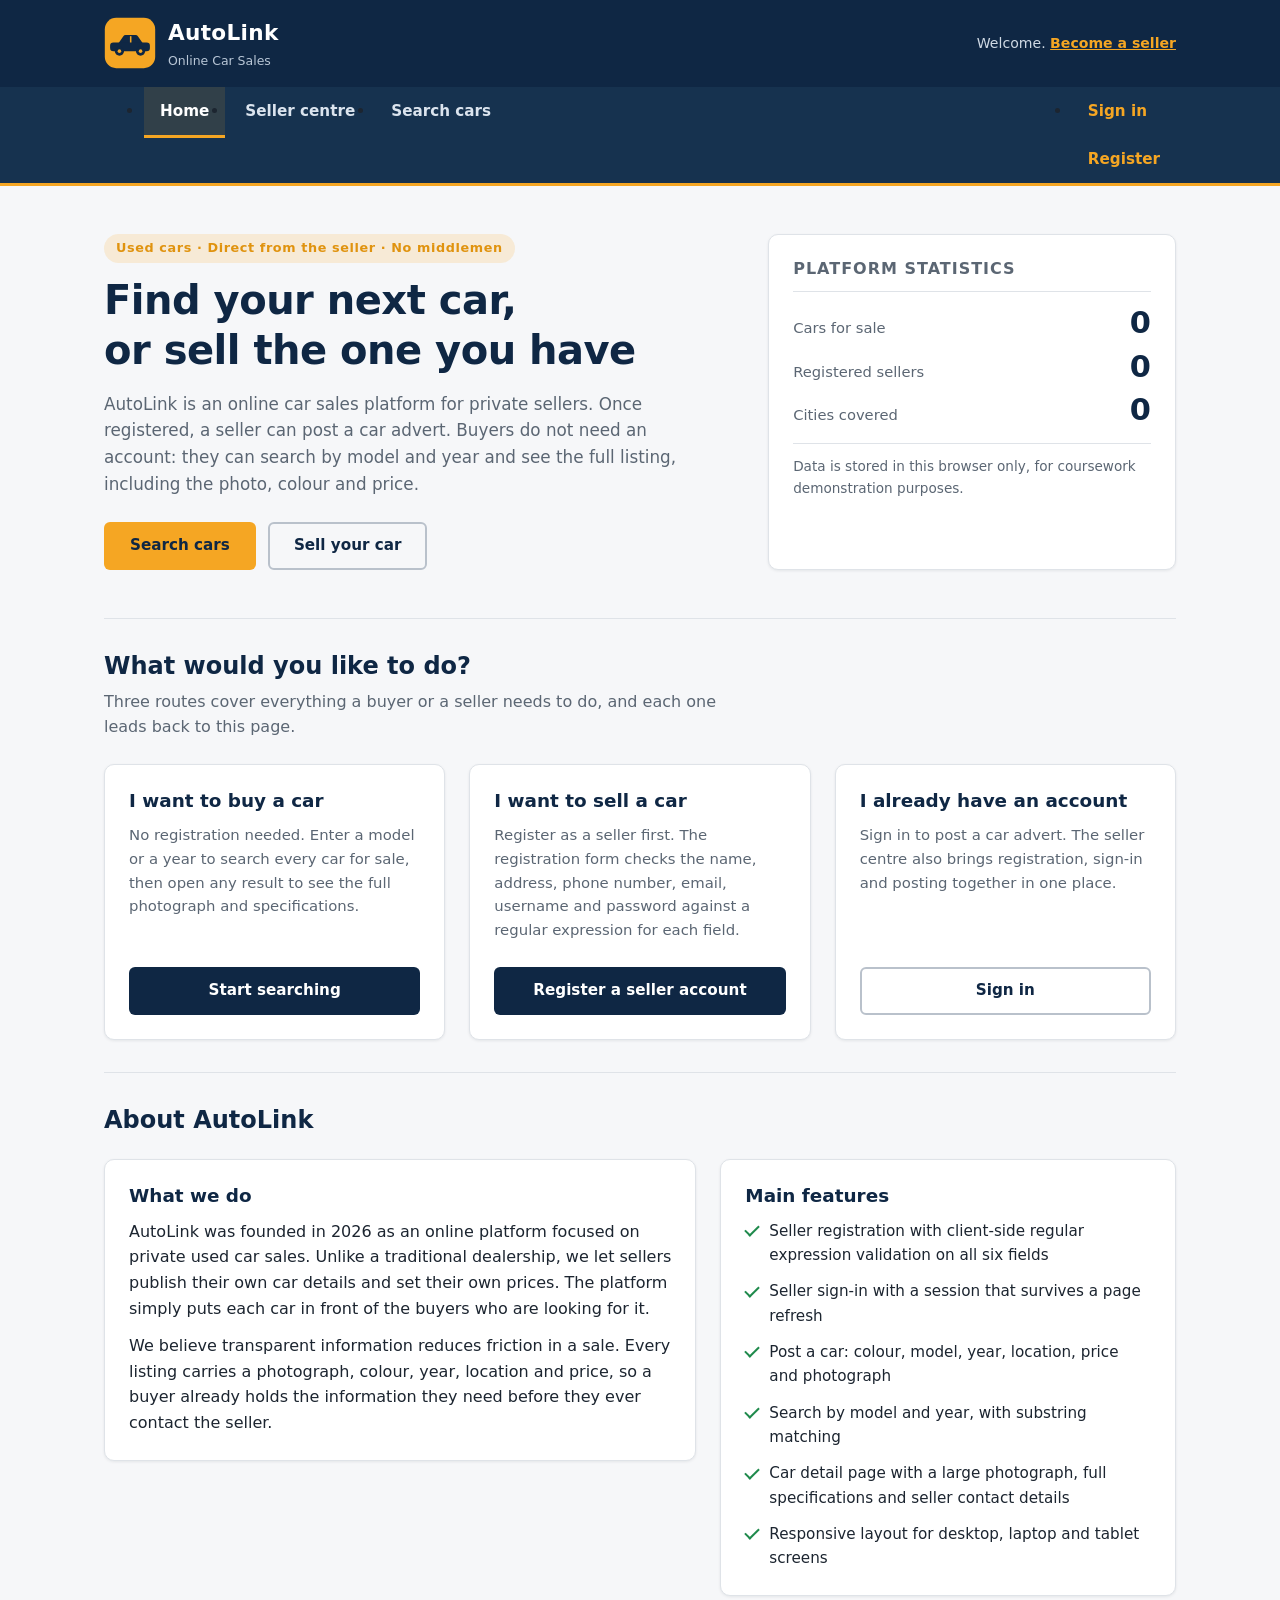
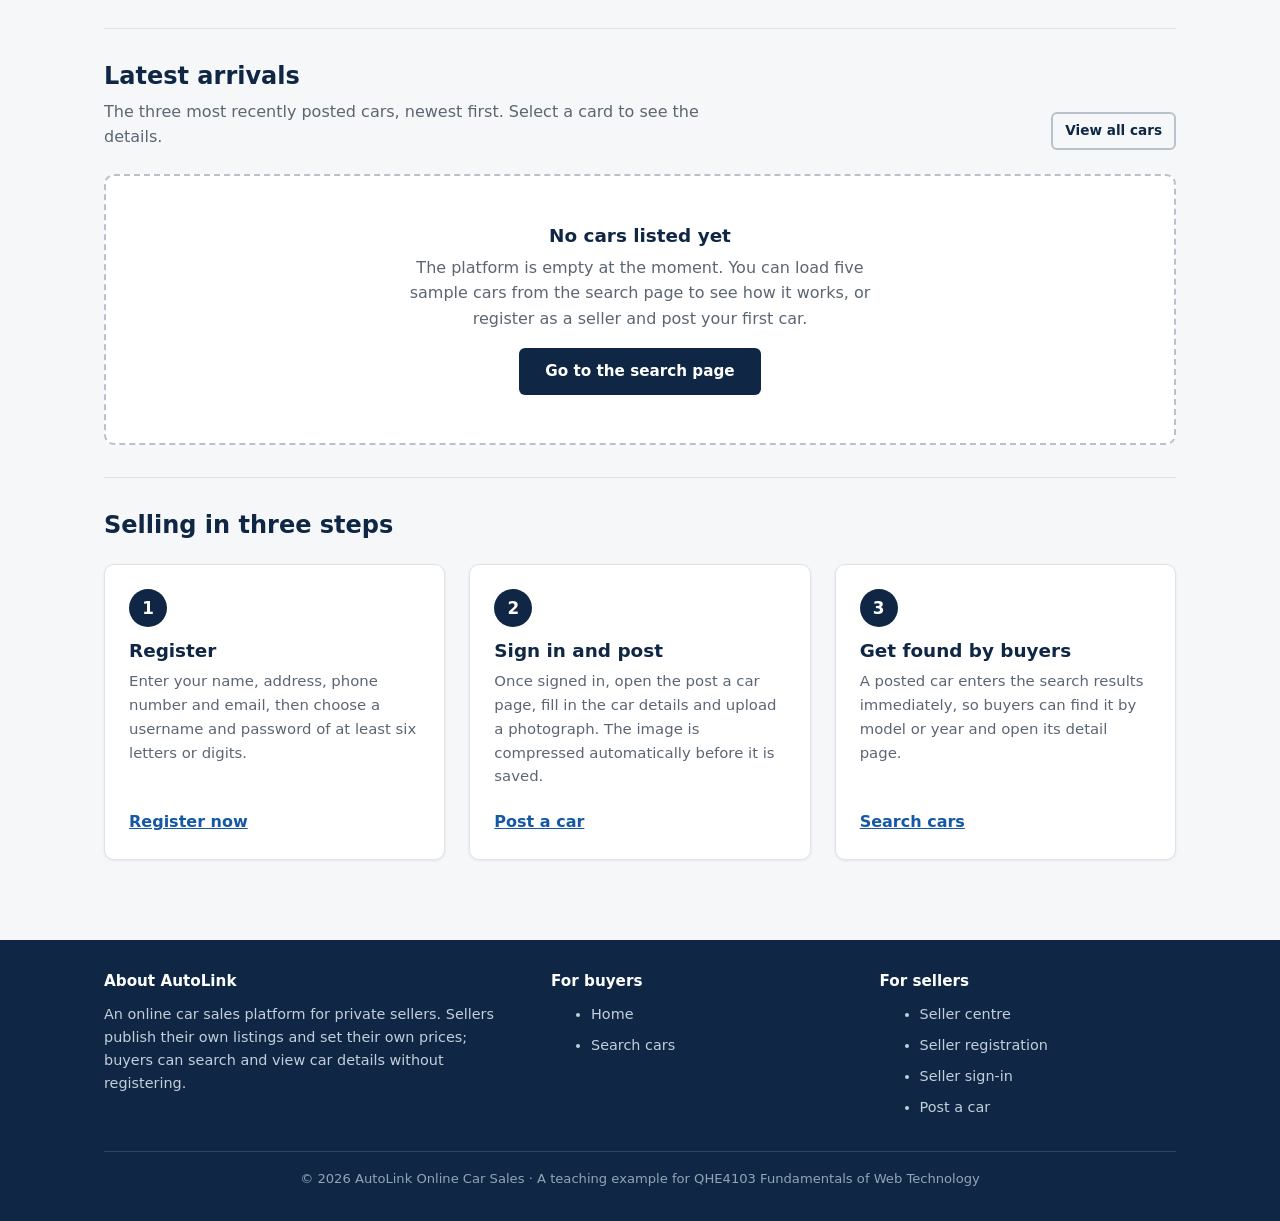
<file: index.html>
<!DOCTYPE html>
<html lang="en">
<head>
<meta charset="UTF-8">
<meta name="viewport" content="width=device-width, initial-scale=1">
<title>Home &mdash; AutoLink Online Car Sales</title>
<meta name="description" content="AutoLink is an online car sales platform. Registered sellers can post car adverts, and buyers can search by model and year and view the full details of every car.">
<link rel="icon" href="assets/logo.svg" type="image/svg+xml">

<link rel="stylesheet" href="css/base.css">
<link rel="stylesheet" href="css/home.css">

<script src="js/store.js" defer></script>
<script src="js/cards.js" defer></script>
<script src="js/nav.js" defer></script>
<script src="js/home.js" defer></script>
</head>

<body data-page="home">

<a class="skip-link" href="#main">Skip to main content</a>

<header class="site-header">
  <div class="container">
    <a class="brand" href="index.html">
      <img src="assets/logo.svg" alt="" width="52" height="52">
      <span class="brand-text">
        <span class="brand-name">AutoLink</span>
        <span class="brand-tag">Online Car Sales</span>
      </span>
    </a>
    <div class="header-session" data-header-session></div>
  </div>
</header>

<nav class="site-nav" aria-label="Main navigation">
  <div class="container">
    <ul>
      <li><a href="index.html" data-page="home">Home</a></li>
      <li><a href="seller.html" data-page="seller">Seller centre</a></li>
      <li><a href="search.html" data-page="search">Search cars</a></li>
      <li class="nav-session" data-nav-session></li>
    </ul>
  </div>
</nav>

<main id="main">
  <div class="container">

    <div data-flash></div>

    <section class="hero section" aria-labelledby="hero-title">
      <div class="hero-copy">
        <p class="hero-eyebrow">Used cars &middot; Direct from the seller &middot; No middlemen</p>
        <h1 id="hero-title">Find your next car,<br>or sell the one you have</h1>
        <p class="hero-lede">
          AutoLink is an online car sales platform for private sellers. Once registered,
          a seller can post a car advert. Buyers do not need an account: they can search
          by model and year and see the full listing, including the photo, colour and price.
        </p>
        <div class="hero-actions">
          <a class="btn btn-primary" href="search.html">Search cars</a>
          <a class="btn btn-ghost" href="register.html">Sell your car</a>
        </div>
      </div>

      <aside class="hero-stats card" aria-label="Platform statistics">
        <h2 class="hero-stats-title">Platform statistics</h2>
        <dl class="hero-stats-list">
          <div>
            <dt>Cars for sale</dt>
            <dd data-stat="cars">0</dd>
          </div>
          <div>
            <dt>Registered sellers</dt>
            <dd data-stat="sellers">0</dd>
          </div>
          <div>
            <dt>Cities covered</dt>
            <dd data-stat="cities">0</dd>
          </div>
        </dl>
        <p class="hero-stats-note small muted">Data is stored in this browser only, for coursework demonstration purposes.</p>
      </aside>
    </section>

    <section class="section" aria-labelledby="entry-title">
      <div class="page-head">
        <h2 id="entry-title">What would you like to do?</h2>
        <p>Three routes cover everything a buyer or a seller needs to do, and each one leads back to this page.</p>
      </div>

      <div class="grid-3">
        <article class="card panel">
          <h3>I want to buy a car</h3>
          <p>No registration needed. Enter a model or a year to search every car for sale, then open any result to see the full photograph and specifications.</p>
          <a class="btn btn-secondary" href="search.html">Start searching</a>
        </article>

        <article class="card panel">
          <h3>I want to sell a car</h3>
          <p>Register as a seller first. The registration form checks the name, address, phone number, email, username and password against a regular expression for each field.</p>
          <a class="btn btn-secondary" href="register.html">Register a seller account</a>
        </article>

        <article class="card panel">
          <h3>I already have an account</h3>
          <p>Sign in to post a car advert. The seller centre also brings registration, sign-in and posting together in one place.</p>
          <a class="btn btn-ghost" href="login.html">Sign in</a>
        </article>
      </div>
    </section>

    <section class="section" aria-labelledby="about-title">
      <div class="page-head">
        <h2 id="about-title">About AutoLink</h2>
      </div>

      <div class="about-grid">
        <div class="card">
          <h3>What we do</h3>
          <p>
            AutoLink was founded in 2026 as an online platform focused on private
            used car sales. Unlike a traditional dealership, we let sellers publish
            their own car details and set their own prices. The platform simply puts
            each car in front of the buyers who are looking for it.
          </p>
          <p>
            We believe transparent information reduces friction in a sale. Every
            listing carries a photograph, colour, year, location and price, so a buyer
            already holds the information they need before they ever contact the seller.
          </p>
        </div>

        <div class="card">
          <h3>Main features</h3>
          <ul class="tick-list">
            <li>Seller registration with client-side regular expression validation on all six fields</li>
            <li>Seller sign-in with a session that survives a page refresh</li>
            <li>Post a car: colour, model, year, location, price and photograph</li>
            <li>Search by model and year, with substring matching</li>
            <li>Car detail page with a large photograph, full specifications and seller contact details</li>
            <li>Responsive layout for desktop, laptop and tablet screens</li>
          </ul>
        </div>
      </div>
    </section>

    <section class="section" aria-labelledby="latest-title">
      <div class="page-head row-between">
        <div>
          <h2 id="latest-title">Latest arrivals</h2>
          <p>The three most recently posted cars, newest first. Select a card to see the details.</p>
        </div>
        <a class="btn btn-ghost btn-sm" href="search.html">View all cars</a>
      </div>

      <div class="car-grid" data-latest-cars></div>
    </section>

    <section class="section" aria-labelledby="how-title">
      <div class="page-head">
        <h2 id="how-title">Selling in three steps</h2>
      </div>
      <ol class="steps">
        <li class="card">
          <span class="step-num" aria-hidden="true">1</span>
          <h3>Register</h3>
          <p>Enter your name, address, phone number and email, then choose a username and password of at least six letters or digits.</p>
          <a href="register.html">Register now</a>
        </li>
        <li class="card">
          <span class="step-num" aria-hidden="true">2</span>
          <h3>Sign in and post</h3>
          <p>Once signed in, open the post a car page, fill in the car details and upload a photograph. The image is compressed automatically before it is saved.</p>
          <a href="addcar.html">Post a car</a>
        </li>
        <li class="card">
          <span class="step-num" aria-hidden="true">3</span>
          <h3>Get found by buyers</h3>
          <p>A posted car enters the search results immediately, so buyers can find it by model or year and open its detail page.</p>
          <a href="search.html">Search cars</a>
        </li>
      </ol>
    </section>

  </div>
</main>

<footer class="site-footer">
  <div class="container">
    <div class="footer-grid">
      <div>
        <h4>About AutoLink</h4>
        <p>
          An online car sales platform for private sellers. Sellers publish their own
          listings and set their own prices; buyers can search and view car details
          without registering.
        </p>
      </div>
      <div>
        <h4>For buyers</h4>
        <ul>
          <li><a href="index.html">Home</a></li>
          <li><a href="search.html">Search cars</a></li>
        </ul>
      </div>
      <div>
        <h4>For sellers</h4>
        <ul>
          <li><a href="seller.html">Seller centre</a></li>
          <li><a href="register.html">Seller registration</a></li>
          <li><a href="login.html">Seller sign-in</a></li>
          <li><a href="addcar.html">Post a car</a></li>
        </ul>
      </div>
    </div>
    <div class="footer-bottom">
      <p>&copy; <span data-year>2026</span> AutoLink Online Car Sales &middot; A teaching example for QHE4103 Fundamentals of Web Technology</p>
    </div>
  </div>
</footer>

</body>
</html>
</file>
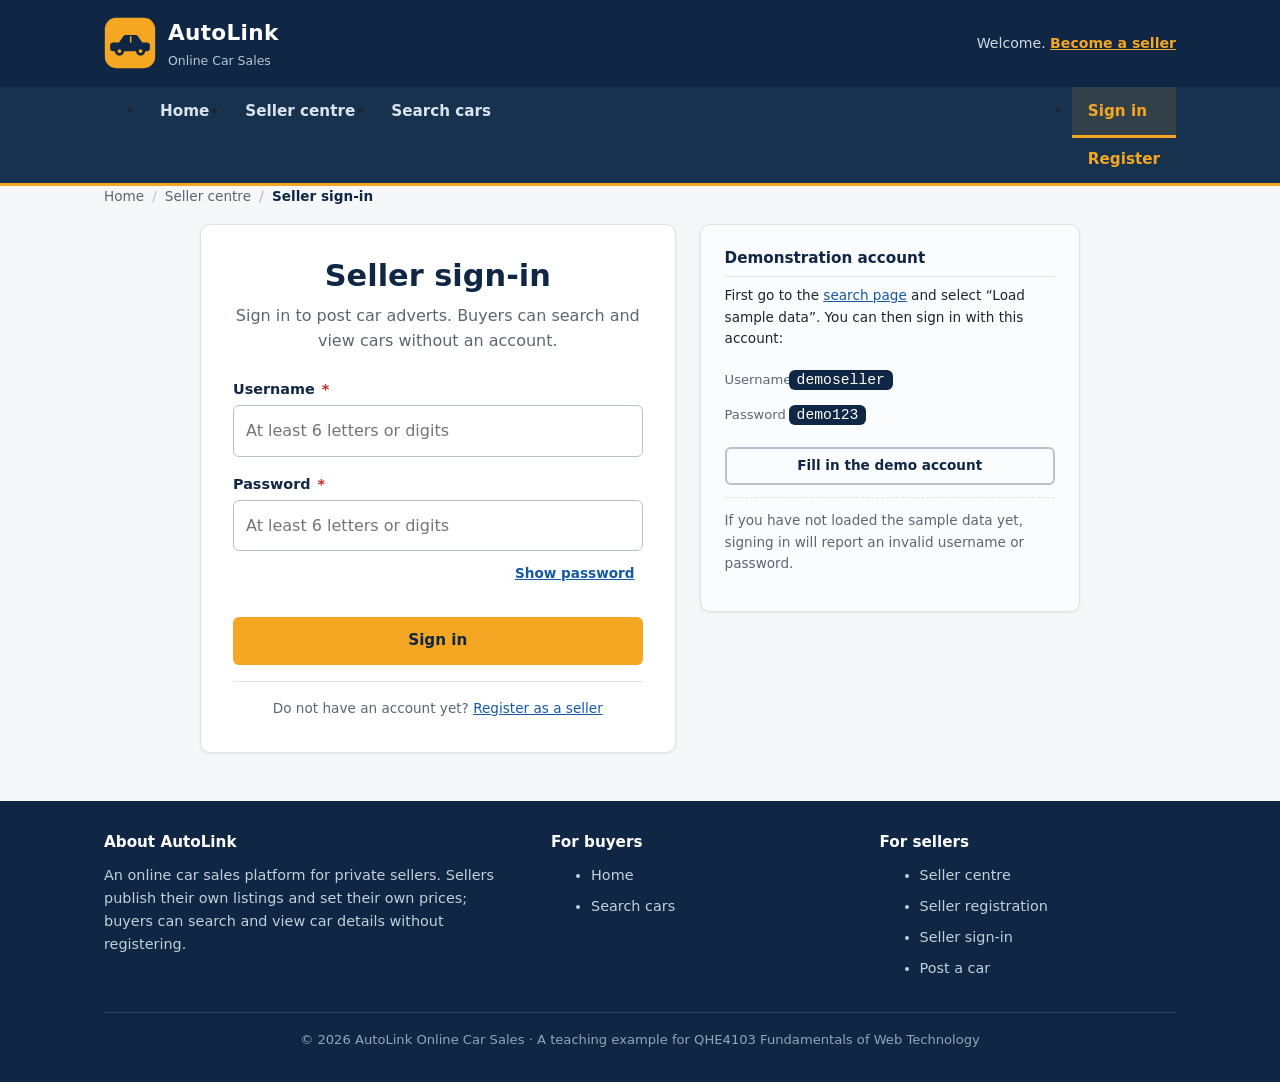
<file: login.html>
<!DOCTYPE html>
<html lang="en">
<head>
<meta charset="UTF-8">
<meta name="viewport" content="width=device-width, initial-scale=1">
<title>Seller sign-in &mdash; AutoLink Online Car Sales</title>
<meta name="description" content="Seller sign-in. Once signed in a seller can post car adverts. Buyers can search and view cars without signing in.">
<link rel="icon" href="assets/logo.svg" type="image/svg+xml">

<link rel="stylesheet" href="css/base.css">
<link rel="stylesheet" href="css/login.css">

<script src="js/store.js" defer></script>
<script src="js/validate.js" defer></script>
<script src="js/nav.js" defer></script>
<script src="js/login.js" defer></script>
</head>

<body data-page="login">

<a class="skip-link" href="#main">Skip to main content</a>

<header class="site-header">
  <div class="container">
    <a class="brand" href="index.html">
      <img src="assets/logo.svg" alt="" width="52" height="52">
      <span class="brand-text">
        <span class="brand-name">AutoLink</span>
        <span class="brand-tag">Online Car Sales</span>
      </span>
    </a>
    <div class="header-session" data-header-session></div>
  </div>
</header>

<nav class="site-nav" aria-label="Main navigation">
  <div class="container">
    <ul>
      <li><a href="index.html" data-page="home">Home</a></li>
      <li><a href="seller.html" data-page="seller">Seller centre</a></li>
      <li><a href="search.html" data-page="search">Search cars</a></li>
      <li class="nav-session" data-nav-session></li>
    </ul>
  </div>
</nav>

<main id="main">
  <div class="container">

    <div data-flash></div>

    <nav class="breadcrumb" aria-label="Breadcrumb">
      <ol>
        <li><a href="index.html">Home</a></li>
        <li><a href="seller.html">Seller centre</a></li>
        <li aria-current="page">Seller sign-in</li>
      </ol>
    </nav>

    <div class="login-wrap">
      <div class="card login-card">

        <div class="page-head center">
          <h1>Seller sign-in</h1>
          <p>Sign in to post car adverts. Buyers can search and view cars without an account.</p>
        </div>

        <div data-login-slot>

          <div class="alert alert-error" id="loginAlert" role="alert" hidden></div>

          <form id="loginForm" class="form" novalidate onsubmit="return false;">

            <div class="field">
              <label for="username">Username <span class="req" aria-hidden="true">*</span></label>
              <input type="text" id="username" name="username"
                     autocomplete="username" placeholder="At least 6 letters or digits"
                     aria-describedby="username-tip">
              <div class="tip" id="username-tip" role="alert"></div>
            </div>

            <div class="field">
              <label for="pwd">Password <span class="req" aria-hidden="true">*</span></label>
              <input type="password" id="pwd" name="password"
                     autocomplete="current-password" placeholder="At least 6 letters or digits"
                     aria-describedby="pwd-tip">
              <div class="tip" id="pwd-tip" role="alert"></div>
            </div>

            <div class="reveal-row">
              <button type="button" class="btn-link" id="revealBtn"
                      aria-pressed="false" aria-controls="pwd">Show password</button>
            </div>

            <div class="form-actions">
              <button type="submit" class="btn btn-primary btn-block">Sign in</button>
            </div>

          </form>

          <p class="login-alt center small muted">
            Do not have an account yet? <a href="register.html">Register as a seller</a>
          </p>

        </div>
      </div>

      <div class="card login-demo">
        <h2 class="demo-title">Demonstration account</h2>
        <p class="small">
          First go to the <a href="search.html">search page</a> and select
          &ldquo;Load sample data&rdquo;. You can then sign in with this account:
        </p>
        <dl class="demo-list">
          <div><dt>Username</dt><dd><code data-demo-user>demoseller</code></dd></div>
          <div><dt>Password</dt><dd><code data-demo-pwd>demo123</code></dd></div>
        </dl>
        <button type="button" class="btn btn-ghost btn-sm btn-block" id="fillDemoBtn">
          Fill in the demo account
        </button>
        <p class="small muted demo-note">
          If you have not loaded the sample data yet, signing in will report an invalid
          username or password.
        </p>
      </div>
    </div>

  </div>
</main>

<footer class="site-footer">
  <div class="container">
    <div class="footer-grid">
      <div>
        <h4>About AutoLink</h4>
        <p>
          An online car sales platform for private sellers. Sellers publish their own
          listings and set their own prices; buyers can search and view car details
          without registering.
        </p>
      </div>
      <div>
        <h4>For buyers</h4>
        <ul>
          <li><a href="index.html">Home</a></li>
          <li><a href="search.html">Search cars</a></li>
        </ul>
      </div>
      <div>
        <h4>For sellers</h4>
        <ul>
          <li><a href="seller.html">Seller centre</a></li>
          <li><a href="register.html">Seller registration</a></li>
          <li><a href="login.html">Seller sign-in</a></li>
          <li><a href="addcar.html">Post a car</a></li>
        </ul>
      </div>
    </div>
    <div class="footer-bottom">
      <p>&copy; <span data-year>2026</span> AutoLink Online Car Sales &middot; A teaching example for QHE4103 Fundamentals of Web Technology</p>
    </div>
  </div>
</footer>

</body>
</html>
</file>
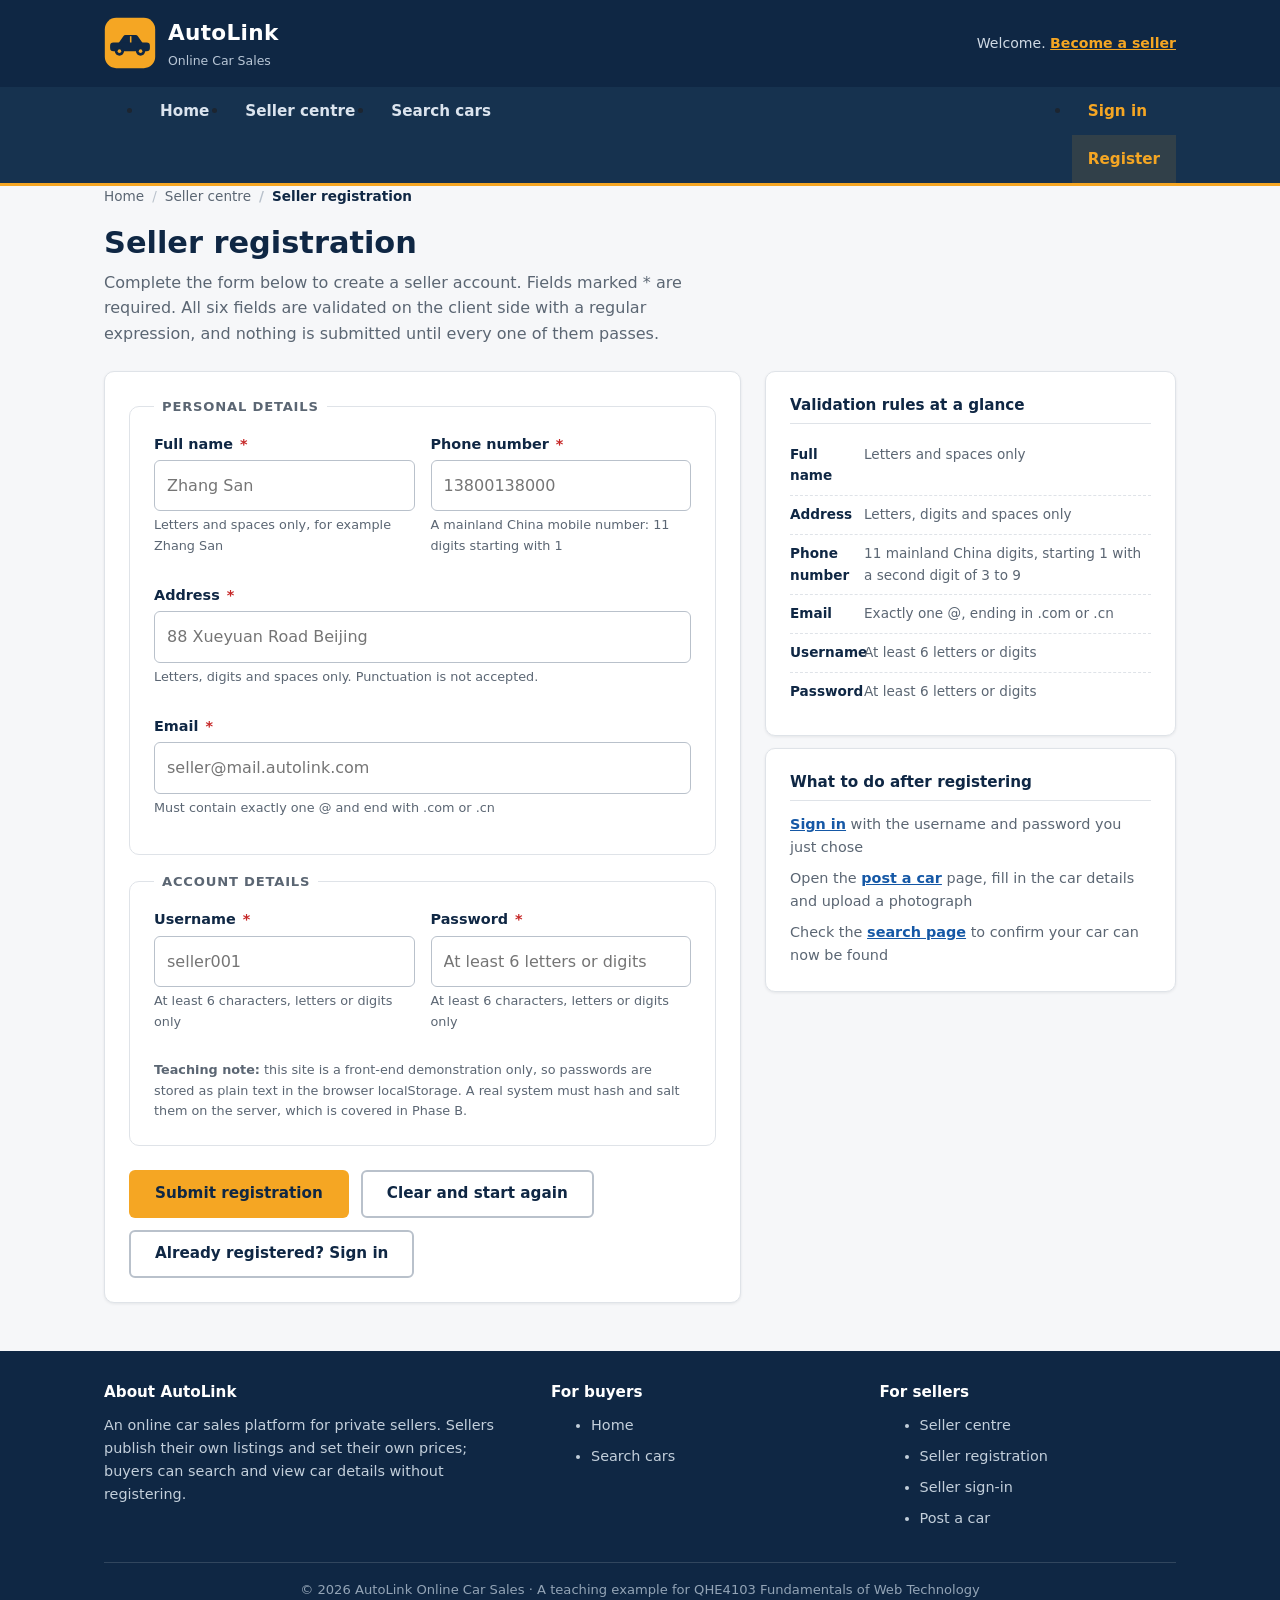
<file: register.html>
<!DOCTYPE html>
<html lang="en">
<head>
<meta charset="UTF-8">
<meta name="viewport" content="width=device-width, initial-scale=1">
<title>Seller registration &mdash; AutoLink Online Car Sales</title>
<meta name="description" content="Register as an AutoLink seller. All six fields &mdash; name, address, phone number, email, username and password &mdash; are validated on the client side with regular expressions.">
<link rel="icon" href="assets/logo.svg" type="image/svg+xml">

<link rel="stylesheet" href="css/base.css">
<link rel="stylesheet" href="css/register.css">

<script src="js/store.js" defer></script>
<script src="js/validate.js" defer></script>
<script src="js/nav.js" defer></script>
<script src="js/register.js" defer></script>
</head>

<body data-page="register">

<a class="skip-link" href="#main">Skip to main content</a>

<header class="site-header">
  <div class="container">
    <a class="brand" href="index.html">
      <img src="assets/logo.svg" alt="" width="52" height="52">
      <span class="brand-text">
        <span class="brand-name">AutoLink</span>
        <span class="brand-tag">Online Car Sales</span>
      </span>
    </a>
    <div class="header-session" data-header-session></div>
  </div>
</header>

<nav class="site-nav" aria-label="Main navigation">
  <div class="container">
    <ul>
      <li><a href="index.html" data-page="home">Home</a></li>
      <li><a href="seller.html" data-page="seller">Seller centre</a></li>
      <li><a href="search.html" data-page="search">Search cars</a></li>
      <li class="nav-session" data-nav-session></li>
    </ul>
  </div>
</nav>

<main id="main">
  <div class="container">

    <div data-flash></div>

    <nav class="breadcrumb" aria-label="Breadcrumb">
      <ol>
        <li><a href="index.html">Home</a></li>
        <li><a href="seller.html">Seller centre</a></li>
        <li aria-current="page">Seller registration</li>
      </ol>
    </nav>

    <div class="page-head">
      <h1>Seller registration</h1>
      <p>
        Complete the form below to create a seller account. Fields marked
        <span class="req" aria-hidden="true">*</span> are required. All six fields are
        validated on the client side with a regular expression, and nothing is submitted
        until every one of them passes.
      </p>
    </div>

    <div class="register-layout">

      <div class="card card--form">

        <form id="regForm" class="form" novalidate onsubmit="return false;">

          <div class="alert alert-error" id="formAlert" role="alert" hidden></div>
          <div class="alert alert-success" id="okAlert" role="status" hidden></div>

          <fieldset class="form-section">
            <legend>Personal details</legend>

            <div class="form-grid">

              <div class="field">
                <label for="name">Full name <span class="req" aria-hidden="true">*</span></label>
                <input type="text" id="name" name="name"
                       autocomplete="name" placeholder="Zhang San"
                       aria-describedby="name-hint name-tip">
                <p class="hint" id="name-hint">Letters and spaces only, for example Zhang San</p>
                <div class="tip" id="name-tip" role="alert"></div>
              </div>

              <div class="field">
                <label for="phone">Phone number <span class="req" aria-hidden="true">*</span></label>
                <input type="tel" id="phone" name="phone" inputmode="numeric"
                       autocomplete="tel" placeholder="13800138000" maxlength="11"
                       aria-describedby="phone-hint phone-tip">
                <p class="hint" id="phone-hint">A mainland China mobile number: 11 digits starting with 1</p>
                <div class="tip" id="phone-tip" role="alert"></div>
              </div>

              <div class="field field--full">
                <label for="address">Address <span class="req" aria-hidden="true">*</span></label>
                <input type="text" id="address" name="address"
                       autocomplete="street-address" placeholder="88 Xueyuan Road Beijing"
                       aria-describedby="address-hint address-tip">
                <p class="hint" id="address-hint">Letters, digits and spaces only. Punctuation is not accepted.</p>
                <div class="tip" id="address-tip" role="alert"></div>
              </div>

              <div class="field field--full">
                <label for="email">Email <span class="req" aria-hidden="true">*</span></label>
                <input type="email" id="email" name="email"
                       autocomplete="email" placeholder="seller@mail.autolink.com"
                       aria-describedby="email-hint email-tip">
                <p class="hint" id="email-hint">Must contain exactly one @ and end with .com or .cn</p>
                <div class="tip" id="email-tip" role="alert"></div>
              </div>

            </div>
          </fieldset>

          <fieldset class="form-section">
            <legend>Account details</legend>

            <div class="form-grid">

              <div class="field">
                <label for="username">Username <span class="req" aria-hidden="true">*</span></label>
                <input type="text" id="username" name="username"
                       autocomplete="username" placeholder="seller001" maxlength="20"
                       aria-describedby="username-hint username-tip">
                <p class="hint" id="username-hint">At least 6 characters, letters or digits only</p>
                <div class="tip" id="username-tip" role="alert"></div>
              </div>

              <div class="field">
                <label for="pwd">Password <span class="req" aria-hidden="true">*</span></label>
                <input type="password" id="pwd" name="password"
                       autocomplete="new-password" placeholder="At least 6 letters or digits" maxlength="32"
                       aria-describedby="pwd-hint pwd-tip">
                <p class="hint" id="pwd-hint">At least 6 characters, letters or digits only</p>
                <div class="tip" id="pwd-tip" role="alert"></div>
              </div>

              <div class="field field--full">
                <p class="hint">
                  <strong>Teaching note:</strong> this site is a front-end demonstration only,
                  so passwords are stored as plain text in the browser localStorage. A real
                  system must hash and salt them on the server, which is covered in Phase B.
                </p>
              </div>

            </div>
          </fieldset>

          <div class="form-actions">
            <button type="submit" class="btn btn-primary">Submit registration</button>
            <button type="reset" class="btn btn-ghost" id="resetBtn">Clear and start again</button>
            <a class="btn btn-ghost" href="login.html">Already registered? Sign in</a>
          </div>

        </form>
      </div>

      <aside class="stack" aria-label="Validation rule reference">
        <div class="card">
          <h2 class="rules-title">Validation rules at a glance</h2>
          <dl class="rules-list">
            <div><dt>Full name</dt><dd>Letters and spaces only</dd></div>
            <div><dt>Address</dt><dd>Letters, digits and spaces only</dd></div>
            <div><dt>Phone number</dt><dd>11 mainland China digits, starting 1 with a second digit of 3 to 9</dd></div>
            <div><dt>Email</dt><dd>Exactly one @, ending in .com or .cn</dd></div>
            <div><dt>Username</dt><dd>At least 6 letters or digits</dd></div>
            <div><dt>Password</dt><dd>At least 6 letters or digits</dd></div>
          </dl>
        </div>

        <div class="card">
          <h2 class="rules-title">What to do after registering</h2>
          <ol class="next-list">
            <li><a href="login.html">Sign in</a> with the username and password you just chose</li>
            <li>Open the <a href="addcar.html">post a car</a> page, fill in the car details and upload a photograph</li>
            <li>Check the <a href="search.html">search page</a> to confirm your car can now be found</li>
          </ol>
        </div>
      </aside>

    </div>

  </div>
</main>

<footer class="site-footer">
  <div class="container">
    <div class="footer-grid">
      <div>
        <h4>About AutoLink</h4>
        <p>
          An online car sales platform for private sellers. Sellers publish their own
          listings and set their own prices; buyers can search and view car details
          without registering.
        </p>
      </div>
      <div>
        <h4>For buyers</h4>
        <ul>
          <li><a href="index.html">Home</a></li>
          <li><a href="search.html">Search cars</a></li>
        </ul>
      </div>
      <div>
        <h4>For sellers</h4>
        <ul>
          <li><a href="seller.html">Seller centre</a></li>
          <li><a href="register.html">Seller registration</a></li>
          <li><a href="login.html">Seller sign-in</a></li>
          <li><a href="addcar.html">Post a car</a></li>
        </ul>
      </div>
    </div>
    <div class="footer-bottom">
      <p>&copy; <span data-year>2026</span> AutoLink Online Car Sales &middot; A teaching example for QHE4103 Fundamentals of Web Technology</p>
    </div>
  </div>
</footer>

</body>
</html>
</file>
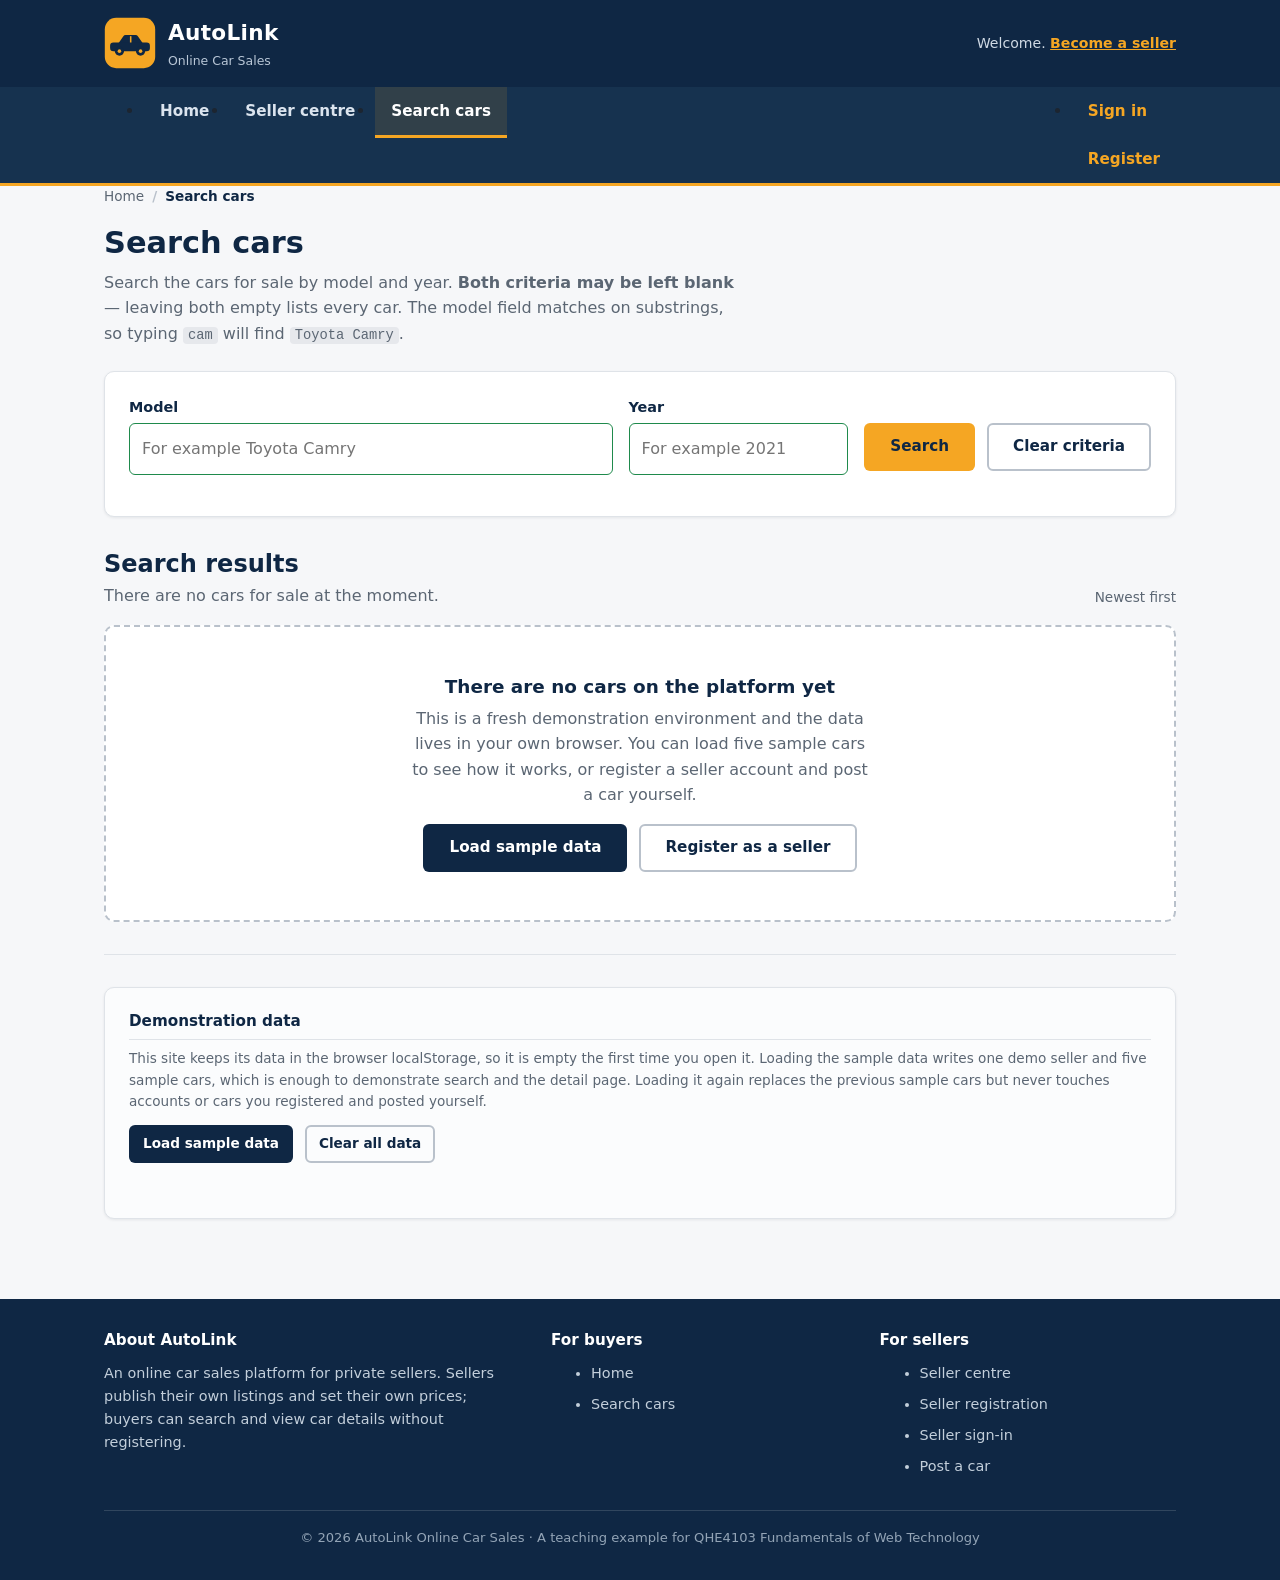
<file: search.html>
<!DOCTYPE html>
<html lang="en">
<head>
<meta charset="UTF-8">
<meta name="viewport" content="width=device-width, initial-scale=1">
<title>Search cars &mdash; AutoLink Online Car Sales</title>
<meta name="description" content="Search the cars for sale by model and year. Buyers do not need to register or sign in to see the results or open a car detail page.">
<link rel="icon" href="assets/logo.svg" type="image/svg+xml">

<link rel="stylesheet" href="css/base.css">
<link rel="stylesheet" href="css/search.css">

<script src="js/store.js" defer></script>
<script src="js/cards.js" defer></script>
<script src="js/validate.js" defer></script>
<script src="js/nav.js" defer></script>
<script src="js/search.js" defer></script>
</head>

<body data-page="search">

<a class="skip-link" href="#main">Skip to main content</a>

<header class="site-header">
  <div class="container">
    <a class="brand" href="index.html">
      <img src="assets/logo.svg" alt="" width="52" height="52">
      <span class="brand-text">
        <span class="brand-name">AutoLink</span>
        <span class="brand-tag">Online Car Sales</span>
      </span>
    </a>
    <div class="header-session" data-header-session></div>
  </div>
</header>

<nav class="site-nav" aria-label="Main navigation">
  <div class="container">
    <ul>
      <li><a href="index.html" data-page="home">Home</a></li>
      <li><a href="seller.html" data-page="seller">Seller centre</a></li>
      <li><a href="search.html" data-page="search">Search cars</a></li>
      <li class="nav-session" data-nav-session></li>
    </ul>
  </div>
</nav>

<main id="main">
  <div class="container">

    <div data-flash></div>

    <nav class="breadcrumb" aria-label="Breadcrumb">
      <ol>
        <li><a href="index.html">Home</a></li>
        <li aria-current="page">Search cars</li>
      </ol>
    </nav>

    <div class="page-head">
      <h1>Search cars</h1>
      <p>
        Search the cars for sale by model and year. <strong>Both criteria may be
        left blank</strong> &mdash; leaving both empty lists every car. The model field
        matches on substrings, so typing <code>cam</code> will find
        <code>Toyota Camry</code>.
      </p>
    </div>

    <section class="card search-panel" aria-labelledby="search-title">
      <h2 id="search-title" class="visually-hidden">Search criteria</h2>

      <form id="searchForm" class="search-form" novalidate onsubmit="return false;">

        <div class="field">
          <label for="model">Model</label>
          <input type="text" id="model" name="model" maxlength="40"
                 placeholder="For example Toyota Camry" autocomplete="off"
                 aria-describedby="model-tip">
          <div class="tip" id="model-tip" role="alert"></div>
        </div>

        <div class="field field-year">
          <label for="year">Year</label>
          <input type="text" id="year" name="year" inputmode="numeric"
                 maxlength="4" placeholder="For example 2021" autocomplete="off"
                 aria-describedby="year-tip">
          <div class="tip" id="year-tip" role="alert"></div>
        </div>

        <div class="search-actions">
          <button type="submit" class="btn btn-primary">Search</button>
          <button type="button" class="btn btn-ghost" id="clearBtn">Clear criteria</button>
        </div>

      </form>
    </section>

    <section class="section results" aria-labelledby="results-title" aria-live="polite">
      <div class="page-head row-between">
        <div>
          <h2 id="results-title">Search results</h2>
          <p data-result-summary>Loading car data...</p>
        </div>
        <p class="small muted" data-sort-note>Newest first</p>
      </div>

      <div class="car-grid" data-results></div>
    </section>

    <section class="section" aria-labelledby="demo-title">
      <div class="card demo-panel">
        <h2 id="demo-title">Demonstration data</h2>
        <p class="small muted">
          This site keeps its data in the browser localStorage, so it is empty the first
          time you open it. Loading the sample data writes one demo seller and five sample
          cars, which is enough to demonstrate search and the detail page. Loading it again
          replaces the previous sample cars but never touches accounts or cars you registered
          and posted yourself.
        </p>
        <div class="row">
          <button type="button" class="btn btn-secondary btn-sm" id="seedBtn">Load sample data</button>
          <button type="button" class="btn btn-ghost btn-sm" id="wipeBtn" data-confirming="false">
            Clear all data
          </button>
        </div>
        <p class="small muted" data-demo-status role="status"></p>
      </div>
    </section>

  </div>
</main>

<footer class="site-footer">
  <div class="container">
    <div class="footer-grid">
      <div>
        <h4>About AutoLink</h4>
        <p>
          An online car sales platform for private sellers. Sellers publish their own
          listings and set their own prices; buyers can search and view car details
          without registering.
        </p>
      </div>
      <div>
        <h4>For buyers</h4>
        <ul>
          <li><a href="index.html">Home</a></li>
          <li><a href="search.html">Search cars</a></li>
        </ul>
      </div>
      <div>
        <h4>For sellers</h4>
        <ul>
          <li><a href="seller.html">Seller centre</a></li>
          <li><a href="register.html">Seller registration</a></li>
          <li><a href="login.html">Seller sign-in</a></li>
          <li><a href="addcar.html">Post a car</a></li>
        </ul>
      </div>
    </div>
    <div class="footer-bottom">
      <p>&copy; <span data-year>2026</span> AutoLink Online Car Sales &middot; A teaching example for QHE4103 Fundamentals of Web Technology</p>
    </div>
  </div>
</footer>

</body>
</html>
</file>
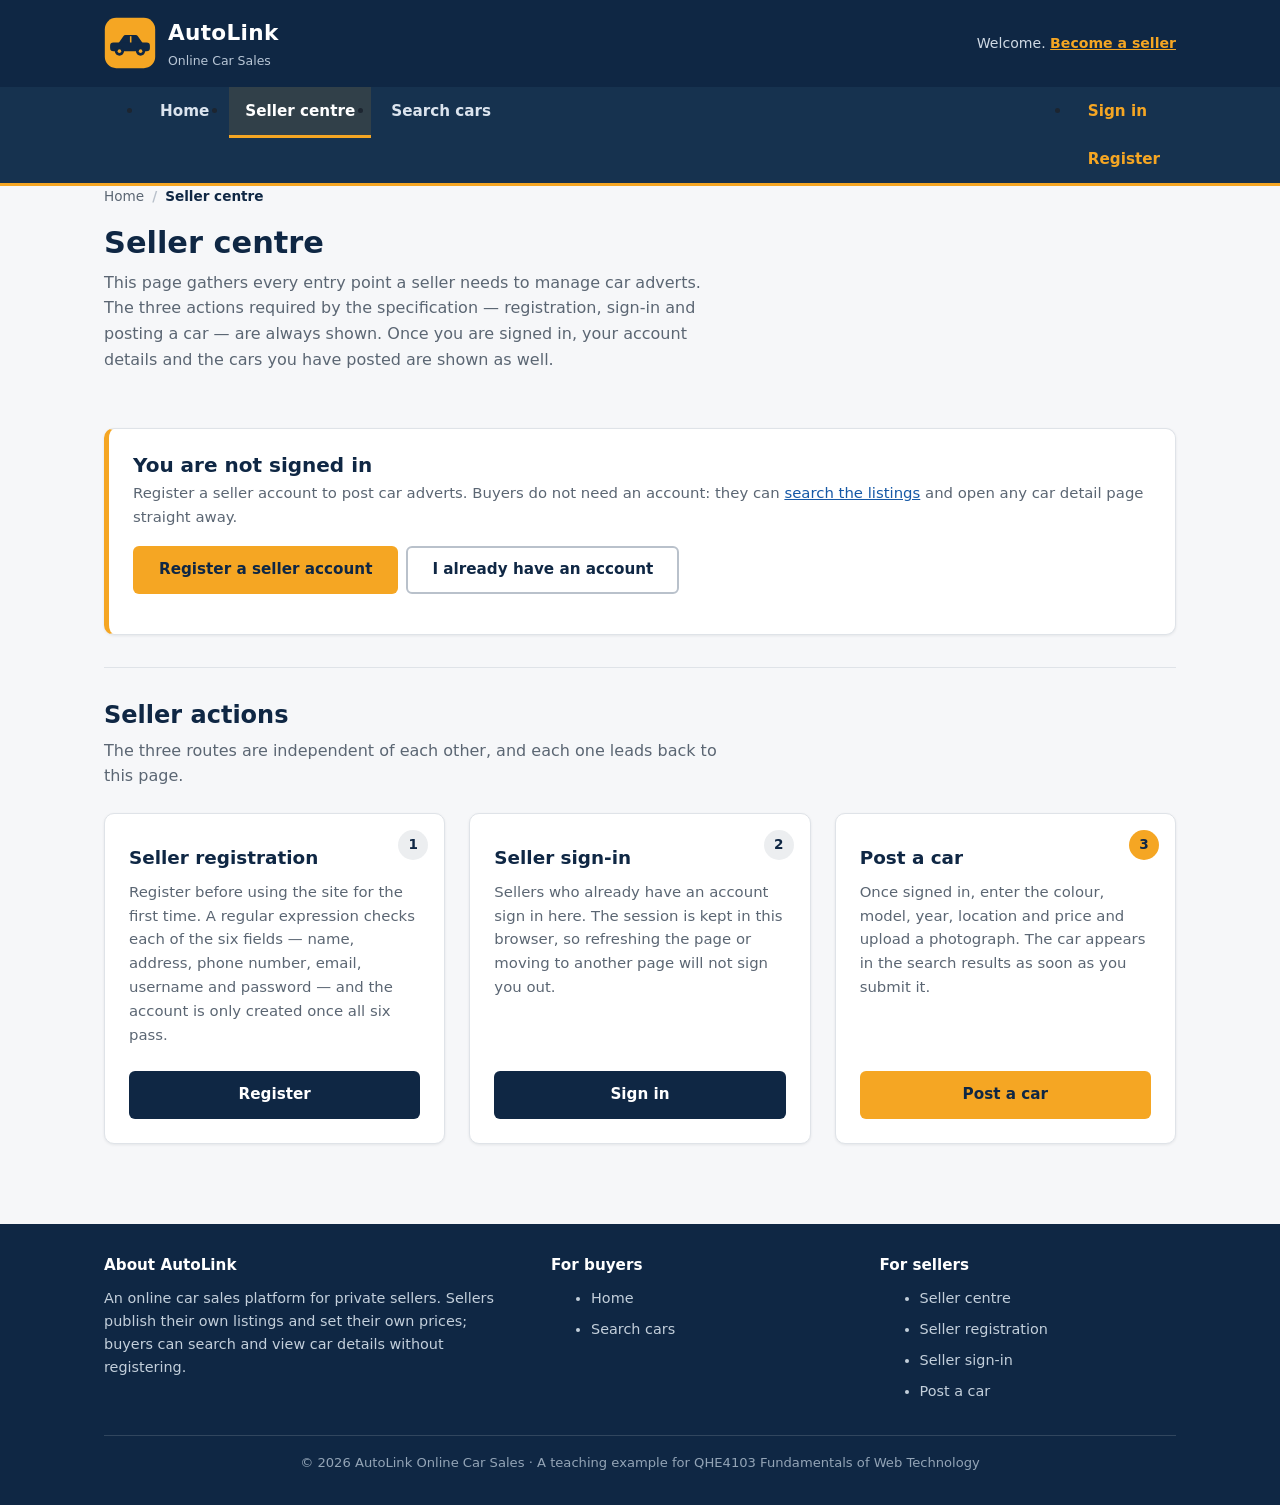
<file: seller.html>
<!DOCTYPE html>
<html lang="en">
<head>
<meta charset="UTF-8">
<meta name="viewport" content="width=device-width, initial-scale=1">
<title>Seller centre &mdash; AutoLink Online Car Sales</title>
<meta name="description" content="The seller centre brings registration, sign-in and posting a car together in one place, and shows the cars you have posted once you are signed in.">
<link rel="icon" href="assets/logo.svg" type="image/svg+xml">

<link rel="stylesheet" href="css/base.css">
<link rel="stylesheet" href="css/seller.css">

<script src="js/store.js" defer></script>
<script src="js/cards.js" defer></script>
<script src="js/nav.js" defer></script>
<script src="js/seller.js" defer></script>
</head>

<body data-page="seller">

<a class="skip-link" href="#main">Skip to main content</a>

<header class="site-header">
  <div class="container">
    <a class="brand" href="index.html">
      <img src="assets/logo.svg" alt="" width="52" height="52">
      <span class="brand-text">
        <span class="brand-name">AutoLink</span>
        <span class="brand-tag">Online Car Sales</span>
      </span>
    </a>
    <div class="header-session" data-header-session></div>
  </div>
</header>

<nav class="site-nav" aria-label="Main navigation">
  <div class="container">
    <ul>
      <li><a href="index.html" data-page="home">Home</a></li>
      <li><a href="seller.html" data-page="seller">Seller centre</a></li>
      <li><a href="search.html" data-page="search">Search cars</a></li>
      <li class="nav-session" data-nav-session></li>
    </ul>
  </div>
</nav>

<main id="main">
  <div class="container">

    <div data-flash></div>

    <nav class="breadcrumb" aria-label="Breadcrumb">
      <ol>
        <li><a href="index.html">Home</a></li>
        <li aria-current="page">Seller centre</li>
      </ol>
    </nav>

    <div class="page-head">
      <h1>Seller centre</h1>
      <p>
        This page gathers every entry point a seller needs to manage car adverts. The three
        actions required by the specification &mdash; registration, sign-in and posting a car
        &mdash; are always shown. Once you are signed in, your account details and the cars
        you have posted are shown as well.
      </p>
    </div>

    <section class="section" aria-labelledby="status-title" data-status-panel>
      <noscript>
        <div class="alert alert-info">
          <strong>JavaScript is disabled in this browser.</strong>
          Navigation between pages still works, but the sign-in status and the list of cars
          need JavaScript to appear. Please use the three entry points below instead.
        </div>
      </noscript>
    </section>

    <section class="section" aria-labelledby="entry-title">
      <div class="page-head">
        <h2 id="entry-title">Seller actions</h2>
        <p>The three routes are independent of each other, and each one leads back to this page.</p>
      </div>

      <div class="grid-3">
        <article class="card panel entry-card">
          <span class="entry-badge">1</span>
          <h3>Seller registration</h3>
          <p>
            Register before using the site for the first time. A regular expression checks
            each of the six fields &mdash; name, address, phone number, email, username and
            password &mdash; and the account is only created once all six pass.
          </p>
          <a class="btn btn-secondary" href="register.html">Register</a>
        </article>

        <article class="card panel entry-card">
          <span class="entry-badge">2</span>
          <h3>Seller sign-in</h3>
          <p>
            Sellers who already have an account sign in here. The session is kept in this
            browser, so refreshing the page or moving to another page will not sign you out.
          </p>
          <a class="btn btn-secondary" href="login.html">Sign in</a>
        </article>

        <article class="card panel entry-card">
          <span class="entry-badge">3</span>
          <h3>Post a car</h3>
          <p>
            Once signed in, enter the colour, model, year, location and price and upload a
            photograph. The car appears in the search results as soon as you submit it.
          </p>
          <a class="btn btn-primary" href="addcar.html">Post a car</a>
        </article>
      </div>
    </section>

    <section class="section" aria-labelledby="mycars-title" data-mycars hidden>
      <div class="page-head row-between">
        <div>
          <h2 id="mycars-title">Cars I have posted</h2>
          <p>Select a card to see how its detail page looks.</p>
        </div>
        <a class="btn btn-primary btn-sm" href="addcar.html">Post another car</a>
      </div>
      <div class="car-grid" data-mycars-grid></div>
    </section>

  </div>
</main>

<footer class="site-footer">
  <div class="container">
    <div class="footer-grid">
      <div>
        <h4>About AutoLink</h4>
        <p>
          An online car sales platform for private sellers. Sellers publish their own
          listings and set their own prices; buyers can search and view car details
          without registering.
        </p>
      </div>
      <div>
        <h4>For buyers</h4>
        <ul>
          <li><a href="index.html">Home</a></li>
          <li><a href="search.html">Search cars</a></li>
        </ul>
      </div>
      <div>
        <h4>For sellers</h4>
        <ul>
          <li><a href="seller.html">Seller centre</a></li>
          <li><a href="register.html">Seller registration</a></li>
          <li><a href="login.html">Seller sign-in</a></li>
          <li><a href="addcar.html">Post a car</a></li>
        </ul>
      </div>
    </div>
    <div class="footer-bottom">
      <p>&copy; <span data-year>2026</span> AutoLink Online Car Sales &middot; A teaching example for QHE4103 Fundamentals of Web Technology</p>
    </div>
  </div>
</footer>

</body>
</html>
</file>
<file: css/base.css>
:root {

  --c-primary:        #0f2744;
  --c-primary-soft:   #1d3b5e;
  --c-accent:         #f5a623;
  --c-accent-soft:    #e0930f;

  --c-bg:             #f6f7f9;
  --c-surface:        #ffffff;
  --c-text:           #1c2530;
  --c-muted:          #5b6673;
  --c-border:         #dfe3e8;
  --c-border-strong:  #b9c1cb;

  --c-error:          #c62828;
  --c-error-bg:       #fdecec;
  --c-success:        #1f8a4c;
  --c-success-bg:     #e8f6ed;
  --c-info:           #1558a6;
  --c-info-bg:        #e9f2fc;

  --r-sm:             6px;
  --r-md:             10px;
  --r-lg:             16px;
  --sh-1:             0 1px 3px rgba(16, 24, 40, .08);
  --sh-2:             0 4px 14px rgba(16, 24, 40, .10);

  --s-1:              4px;
  --s-2:              8px;
  --s-3:              12px;
  --s-4:              16px;
  --s-5:              24px;
  --s-6:              32px;
  --s-7:              48px;

  --w-container:      1120px;

  --font-base: system-ui, -apple-system, "Segoe UI", Roboto,
               "Helvetica Neue", Arial, sans-serif;
}

*,
*::before,
*::after { box-sizing: border-box; }

html { -webkit-text-size-adjust: 100%; }

body, h1, h2, h3, h4, p, ul, ol, figure, blockquote {
  margin: 0;
}

ul[class], ol[class] {
  margin: 0;
  padding: 0;
  list-style: none;
}

img, svg, video { display: block; max-width: 100%; }

input, button, select, textarea { font: inherit; color: inherit; }

button { cursor: pointer; }

a { color: var(--c-info); }

body {
  font-family: var(--font-base);
  font-size: 16px;
  line-height: 1.6;
  color: var(--c-text);
  background: var(--c-bg);

  display: flex;
  flex-direction: column;
  min-height: 100vh;
}

h1, h2, h3, h4 { line-height: 1.25; font-weight: 700; color: var(--c-primary); }
h1 { font-size: 1.9rem; }
h2 { font-size: 1.5rem; }
h3 { font-size: 1.15rem; }
h4 { font-size: 1rem; }

p { margin-bottom: var(--s-3); }
p:last-child { margin-bottom: 0; }

main { flex: 1 0 auto; }

.container {
  width: 100%;
  max-width: var(--w-container);
  margin-inline: auto;
  padding-inline: var(--s-5);
}

.section { padding-block: var(--s-6); }
.section + .section { border-top: 1px solid var(--c-border); }

.page-head { margin-bottom: var(--s-5); }
.page-head p { color: var(--c-muted); margin-top: var(--s-2); max-width: 62ch; }

.page-head.row-between,
.row-between {
  display: flex;
  align-items: flex-end;
  justify-content: space-between;
  gap: var(--s-4);
  flex-wrap: wrap;
}

.breadcrumb { margin-bottom: var(--s-4); }
.breadcrumb ol {
  display: flex;
  align-items: center;
  gap: var(--s-2);
  flex-wrap: wrap;
  margin: 0;
  padding: 0;
  list-style: none;
  font-size: .85rem;
  color: var(--c-muted);
}
.breadcrumb li + li::before {
  content: "/";
  margin-right: var(--s-2);
  color: var(--c-border-strong);
}
.breadcrumb a { color: var(--c-muted); text-decoration: none; }
.breadcrumb a:hover { color: var(--c-info); text-decoration: underline; }
.breadcrumb [aria-current="page"] { color: var(--c-primary); font-weight: 700; }

.skip-link {
  position: absolute;
  left: var(--s-3);
  top: -64px;
  z-index: 100;
  padding: var(--s-2) var(--s-4);
  background: var(--c-accent);
  color: var(--c-primary);
  font-weight: 700;
  text-decoration: none;
  border-radius: 0 0 var(--r-sm) var(--r-sm);
  transition: top .15s ease;
}
.skip-link:focus { top: 0; }

:focus-visible {
  outline: 3px solid var(--c-accent);
  outline-offset: 2px;
}

.visually-hidden {
  position: absolute !important;
  width: 1px; height: 1px;
  margin: -1px; padding: 0;
  overflow: hidden;
  clip: rect(0 0 0 0);
  white-space: nowrap;
  border: 0;
}

.site-header {
  background: var(--c-primary);
  color: #fff;
  padding-block: var(--s-4);
}

.site-header .container {
  display: flex;
  align-items: center;
  gap: var(--s-4);
  flex-wrap: wrap;
}

.brand {
  display: flex;
  align-items: center;
  gap: var(--s-3);
  text-decoration: none;
  color: inherit;
}
.brand img { width: 52px; height: 52px; flex: none; }
.brand-text { display: flex; flex-direction: column; }
.brand-name { font-size: 1.35rem; font-weight: 700; letter-spacing: .3px; }
.brand-tag  { font-size: .78rem; color: #b8c6d6; }

.header-session {
  margin-left: auto;
  font-size: .88rem;
  color: #cfd9e4;
  display: flex;
  align-items: center;
  gap: var(--s-3);
}
.header-session strong { color: #fff; }
.header-session a { color: var(--c-accent); font-weight: 600; }

.site-nav {
  background: #16324f;
  border-bottom: 3px solid var(--c-accent);
  position: sticky;
  top: 0;
  z-index: 50;
}

.site-nav ul {
  display: flex;
  align-items: stretch;
  gap: var(--s-1);
  flex-wrap: wrap;
}

.site-nav a {
  display: block;
  padding: var(--s-3) var(--s-4);
  color: #dbe4ee;
  text-decoration: none;
  font-size: .95rem;
  font-weight: 600;
  border-bottom: 3px solid transparent;
  margin-bottom: -3px;
}
.site-nav a:hover { color: #fff; background: rgba(255, 255, 255, .07); }

.site-nav a.is-current {
  color: #fff;
  border-bottom-color: var(--c-accent);
  background: rgba(245, 166, 35, .12);
}

.site-nav .nav-session { margin-left: auto; }
.site-nav .nav-session a { color: var(--c-accent); }

.site-footer {
  background: var(--c-primary);
  color: #c3cfdb;
  padding-block: var(--s-6);
  margin-top: var(--s-7);
  font-size: .9rem;
}

.footer-grid {
  display: grid;
  grid-template-columns: 1.4fr 1fr 1fr;
  gap: var(--s-6);
}
.footer-grid h4 { color: #fff; margin-bottom: var(--s-3); font-size: .95rem; }
.footer-grid li { margin-bottom: var(--s-2); }
.footer-grid a { color: #c3cfdb; text-decoration: none; }
.footer-grid a:hover { color: var(--c-accent); text-decoration: underline; }

.footer-bottom {
  margin-top: var(--s-5);
  padding-top: var(--s-4);
  border-top: 1px solid rgba(255, 255, 255, .14);
  text-align: center;
  color: #93a4b6;
  font-size: .82rem;
}

.btn {
  display: inline-block;
  padding: var(--s-3) var(--s-5);
  border: 2px solid transparent;
  border-radius: var(--r-sm);
  font-size: .95rem;
  font-weight: 700;
  text-align: center;
  text-decoration: none;
  line-height: 1.3;
  transition: background-color .15s ease, border-color .15s ease,
              color .15s ease, transform .05s ease;
}
.btn:active { transform: translateY(1px); }

.btn-primary   { background: var(--c-accent); color: var(--c-primary); }
.btn-primary:hover { background: var(--c-accent-soft); }

.btn-secondary { background: var(--c-primary); color: #fff; }
.btn-secondary:hover { background: var(--c-primary-soft); }

.btn-ghost {
  background: transparent;
  color: var(--c-primary);
  border-color: var(--c-border-strong);
}
.btn-ghost:hover { border-color: var(--c-primary); background: rgba(15, 39, 68, .05); }

.btn-block { display: block; width: 100%; }
.btn-sm    { padding: var(--s-2) var(--s-3); font-size: .85rem; }

.btn:disabled,
.btn[aria-disabled="true"] {
  opacity: .55;
  cursor: not-allowed;
  transform: none;
}

.form {
  display: flex;
  flex-direction: column;
  gap: var(--s-4);
}

.form-grid {
  display: grid;
  grid-template-columns: 1fr 1fr;
  gap: var(--s-4);
}
.form-grid .field--full { grid-column: 1 / -1; }

.field { display: flex; flex-direction: column; gap: var(--s-1); min-width: 0; }

.field > label {
  font-size: .9rem;
  font-weight: 700;
  color: var(--c-primary);
}

.field > label .req { color: var(--c-error); margin-left: 2px; }

.hint { font-size: .8rem; color: var(--c-muted); }

.field input[type="text"],
.field input[type="password"],
.field input[type="email"],
.field input[type="tel"],
.field input[type="number"],
.field input[type="file"],
.field select,
.field textarea {
  width: 100%;
  padding: var(--s-3);
  background: var(--c-surface);
  border: 1px solid var(--c-border-strong);
  border-radius: var(--r-sm);
  transition: border-color .15s ease, box-shadow .15s ease;
}
.field textarea { resize: vertical; min-height: 96px; }

.field input,
.field select,
.field textarea { scroll-margin-top: 84px; }

[id] { scroll-margin-top: 84px; }

.field input:focus,
.field select:focus,
.field textarea:focus {
  outline: none;
  border-color: var(--c-info);
  box-shadow: 0 0 0 3px rgba(21, 88, 166, .18);
}

.field input[aria-invalid="true"],
.field select[aria-invalid="true"],
.field textarea[aria-invalid="true"] {
  border-color: var(--c-error);
  background: var(--c-error-bg);
}
.field input[aria-invalid="true"]:focus {
  box-shadow: 0 0 0 3px rgba(198, 40, 40, .18);
}

.field input[aria-invalid="false"] { border-color: var(--c-success); }

.tip {
  display: none;
  font-size: .82rem;
  font-weight: 600;
  color: var(--c-error);
}
.tip.is-shown { display: block; }
.tip::before { content: "\2715\00a0"; }

.file-wrap {
  display: flex;
  align-items: center;
  gap: var(--s-3);
  flex-wrap: wrap;
}
.file-wrap input[type="file"] { flex: 1 1 220px; padding: var(--s-2); }

.form-actions {
  display: flex;
  gap: var(--s-3);
  align-items: center;
  flex-wrap: wrap;
  padding-top: var(--s-2);
}

.form-section {
  border: 1px solid var(--c-border);
  border-radius: var(--r-md);
  padding: var(--s-4) var(--s-5) var(--s-5);
  margin: 0;
  min-width: 0;
}
.form-section legend {
  padding: 0 var(--s-2);
  font-size: .82rem;
  font-weight: 700;
  letter-spacing: .8px;
  text-transform: uppercase;
  color: var(--c-muted);
}

.alert {
  padding: var(--s-3) var(--s-4);
  border-radius: var(--r-sm);
  border-left: 4px solid;
  font-size: .92rem;
  margin-bottom: var(--s-4);
}
.alert[hidden] { display: none; }
.alert-error   { background: var(--c-error-bg);   border-color: var(--c-error);   color: #7d1a1a; }
.alert-success { background: var(--c-success-bg); border-color: var(--c-success); color: #14532d; }
.alert-info    { background: var(--c-info-bg);    border-color: var(--c-info);    color: #0e3c73; }
.alert strong  { display: block; margin-bottom: 2px; }

.alert-list { margin: var(--s-2) 0 0; padding-left: var(--s-5); }
.alert-list li { margin-bottom: var(--s-1); }
.alert-list li:last-child { margin-bottom: 0; }

.alert-list strong { display: inline; margin-bottom: 0; }

.card {
  background: var(--c-surface);
  border: 1px solid var(--c-border);
  border-radius: var(--r-md);
  box-shadow: var(--sh-1);
  padding: var(--s-5);
}

.card--form { max-width: 680px; }

.panel { display: flex; flex-direction: column; gap: var(--s-3); height: 100%; }
.panel h3 { margin: 0; }
.panel p  { color: var(--c-muted); font-size: .93rem; flex: 1; }

.grid-3 { display: grid; grid-template-columns: repeat(3, 1fr); gap: var(--s-5); }
.grid-2 { display: grid; grid-template-columns: repeat(2, 1fr); gap: var(--s-5); }

.car-grid {
  display: grid;
  grid-template-columns: repeat(3, 1fr);
  gap: var(--s-5);
}

.car-card {
  background: var(--c-surface);
  border: 1px solid var(--c-border);
  border-radius: var(--r-md);
  overflow: hidden;
  box-shadow: var(--sh-1);
  display: flex;
  flex-direction: column;
  transition: box-shadow .18s ease, transform .18s ease;
}
.car-card:hover { box-shadow: var(--sh-2); transform: translateY(-2px); }

.car-card-link {
  display: flex;
  flex-direction: column;
  height: 100%;
  text-decoration: none;
  color: inherit;
}
.car-card-link:hover .car-card-title { color: var(--c-accent-soft); }

.car-card-img {
  aspect-ratio: 4 / 3;
  background: #e9edf2;
  overflow: hidden;
}
.car-card-img img { width: 100%; height: 100%; object-fit: cover; }

.car-card-body {
  padding: var(--s-4);
  display: flex;
  flex-direction: column;
  gap: var(--s-2);
  flex: 1;
}
.car-card-title { font-size: 1.05rem; margin: 0; }
.car-card-meta  { font-size: .86rem; color: var(--c-muted); }
.car-card-price {
  font-size: 1.25rem;
  font-weight: 700;
  color: var(--c-accent-soft);
  margin-top: auto;
  padding-top: var(--s-2);
}
.car-card-foot { padding: 0 var(--s-4) var(--s-4); }

.spec-list { border-top: 1px solid var(--c-border); }
.spec-list div {
  display: grid;
  grid-template-columns: 160px 1fr;
  gap: var(--s-4);
  padding: var(--s-3) 0;
  border-bottom: 1px solid var(--c-border);
}
.spec-list dt { font-weight: 700; color: var(--c-muted); font-size: .9rem; }
.spec-list dd { margin: 0; font-size: .95rem; }

.badge {
  display: inline-block;
  padding: 2px var(--s-2);
  border-radius: 999px;
  background: var(--c-info-bg);
  color: var(--c-info);
  font-size: .75rem;
  font-weight: 700;
  letter-spacing: .3px;
}
.badge--accent { background: rgba(245, 166, 35, .18); color: var(--c-accent-soft); }

.empty {
  text-align: center;
  padding: var(--s-7) var(--s-5);
  background: var(--c-surface);
  border: 2px dashed var(--c-border-strong);
  border-radius: var(--r-md);
  color: var(--c-muted);
}
.empty h3 { color: var(--c-primary); margin-bottom: var(--s-2); }
.empty p  { max-width: 46ch; margin-inline: auto; margin-bottom: var(--s-4); }

.empty .row { justify-content: center; margin-top: var(--s-4); }

.muted  { color: var(--c-muted); }
.small  { font-size: .85rem; }
.center { text-align: center; }
.stack  { display: flex; flex-direction: column; gap: var(--s-3); }
.row    { display: flex; gap: var(--s-3); align-items: center; flex-wrap: wrap; }
.mt-4   { margin-top: var(--s-4); }
.mt-5   { margin-top: var(--s-5); }
.mb-4   { margin-bottom: var(--s-4); }
.mb-5   { margin-bottom: var(--s-5); }

.tick-list { list-style: none; margin: 0; padding: 0; }
.tick-list li {
  position: relative;
  padding-left: var(--s-5);
  margin-bottom: var(--s-3);
  font-size: .95rem;
}
.tick-list li:last-child { margin-bottom: 0; }
.tick-list li::before {
  content: "";
  position: absolute;
  left: 0;
  top: .42em;
  width: 14px;
  height: 8px;
  border-left: 2.5px solid var(--c-success);
  border-bottom: 2.5px solid var(--c-success);
  transform: rotate(-45deg);
}

code {
  font-family: ui-monospace, "Cascadia Mono", Consolas, "Courier New", monospace;
  font-size: .86em;
  background: rgba(15, 39, 68, .07);
  padding: 1px 5px;
  border-radius: 4px;
  overflow-wrap: anywhere;
}

.next-list {
  margin: 0;
  padding-left: var(--s-5);
  font-size: .9rem;
  color: var(--c-muted);
}
.next-list li { margin-bottom: var(--s-2); }
.next-list li:last-child { margin-bottom: 0; }
.next-list a { font-weight: 600; }

.stat-row { display: grid; grid-template-columns: repeat(3, 1fr); gap: var(--s-4); }
.stat { text-align: center; padding: var(--s-4); background: var(--c-surface);
        border: 1px solid var(--c-border); border-radius: var(--r-md); }
.stat-num { display: block; font-size: 2rem; font-weight: 700; color: var(--c-accent-soft); }
.stat-lab { font-size: .85rem; color: var(--c-muted); }

@media print {
  .site-nav, .skip-link, .form-actions, .footer-grid { display: none !important; }
  body { background: #fff; color: #000; }
  .site-header, .site-footer { background: #fff; color: #000; border-bottom: 2px solid #000; }
  .card { box-shadow: none; border: 1px solid #999; }
  a { color: #000; text-decoration: underline; }
}

@media (max-width: 1023px) {
  :root { --w-container: 100%; }

  h1 { font-size: 1.7rem; }
  h2 { font-size: 1.35rem; }

  .container { padding-inline: var(--s-4); }

  .car-grid, .grid-3 { grid-template-columns: repeat(2, 1fr); }

  .footer-grid { grid-template-columns: 1fr 1fr; gap: var(--s-5); }

  .footer-grid > :first-child { grid-column: 1 / -1; }
}

@media (max-width: 767px) {
  body { font-size: 15px; }

  .section { padding-block: var(--s-5); }

  .site-header .container { justify-content: center; text-align: center; }
  .brand img { width: 44px; height: 44px; }
  .brand-name { font-size: 1.15rem; }

  .header-session { margin-left: 0; width: 100%; justify-content: center; }

  .site-nav ul { justify-content: center; }
  .site-nav a  { padding: var(--s-3) var(--s-3); font-size: .9rem; }
  .site-nav .nav-session { margin-left: 0; }

  .car-grid, .grid-3, .grid-2, .stat-row { grid-template-columns: 1fr; }

  .form-grid { grid-template-columns: 1fr; }
  .form-section { padding: var(--s-3) var(--s-4) var(--s-4); }

  .spec-list div { grid-template-columns: 118px 1fr; gap: var(--s-3); }

  .footer-grid { grid-template-columns: 1fr; }
  .site-footer { margin-top: var(--s-6); }
}

@media (max-width: 479px) {
  .container { padding-inline: var(--s-3); }

  .brand { flex-direction: column; gap: var(--s-2); }
  .brand-tag { display: none; }

  .site-nav a { flex: 1 1 auto; text-align: center; padding: var(--s-3) var(--s-2); }

  .btn { width: 100%; }
  .form-actions { flex-direction: column; align-items: stretch; }

  .spec-list div { grid-template-columns: 1fr; gap: 2px; }
  .spec-list dt { font-size: .8rem; }
}
</file>
<file: css/home.css>
.hero {
  display: grid;
  grid-template-columns: 1.55fr 1fr;
  gap: var(--s-6);
  align-items: center;
  padding-top: var(--s-7);
  padding-bottom: var(--s-7);
}

.hero-eyebrow {
  display: inline-block;
  margin-bottom: var(--s-3);
  padding: var(--s-1) var(--s-3);
  background: rgba(245, 166, 35, .16);
  color: var(--c-accent-soft);
  border-radius: 999px;
  font-size: .8rem;
  font-weight: 700;
  letter-spacing: .6px;
}

.hero h1 {
  font-size: 2.5rem;
  letter-spacing: -.5px;
  margin-bottom: var(--s-4);
}

.hero-lede {
  font-size: 1.05rem;
  color: var(--c-muted);
  max-width: 56ch;
  margin-bottom: var(--s-5);
}

.hero-actions { display: flex; gap: var(--s-3); flex-wrap: wrap; }

.hero-stats { align-self: stretch; display: flex; flex-direction: column; }
.hero-stats-title {
  font-size: 1rem;
  text-transform: uppercase;
  letter-spacing: 1px;
  color: var(--c-muted);
  margin-bottom: var(--s-4);
  padding-bottom: var(--s-3);
  border-bottom: 1px solid var(--c-border);
}
.hero-stats-list { margin: 0; display: flex; flex-direction: column; gap: var(--s-3); }
.hero-stats-list > div {
  display: flex;
  align-items: baseline;
  justify-content: space-between;
  gap: var(--s-3);
}
.hero-stats-list dt { color: var(--c-muted); font-size: .92rem; }
.hero-stats-list dd {
  margin: 0;
  font-size: 1.9rem;
  font-weight: 700;
  color: var(--c-primary);
  line-height: 1;
  font-variant-numeric: tabular-nums;
}
.hero-stats-note { margin-top: var(--s-4); padding-top: var(--s-3); border-top: 1px solid var(--c-border); }

.about-grid {
  display: grid;
  grid-template-columns: 1.3fr 1fr;
  gap: var(--s-5);
  align-items: start;
}
.about-grid h3 { margin-bottom: var(--s-3); }

.steps {
  list-style: none;
  counter-reset: step;
  margin: 0;
  padding: 0;
  display: grid;
  grid-template-columns: repeat(3, 1fr);
  gap: var(--s-5);
}
.steps li { position: relative; display: flex; flex-direction: column; gap: var(--s-2); }
.steps h3 { margin: 0; }
.steps p  { color: var(--c-muted); font-size: .93rem; flex: 1; }
.steps a  { font-weight: 700; }

.step-num {
  display: flex;
  align-items: center;
  justify-content: center;
  width: 38px;
  height: 38px;
  border-radius: 50%;
  background: var(--c-primary);
  color: #fff;
  font-size: 1.05rem;
  font-weight: 700;
  margin-bottom: var(--s-1);
}

@media (max-width: 1023px) {
  .hero { grid-template-columns: 1fr; gap: var(--s-5); padding-block: var(--s-6); }
  .hero h1 { font-size: 2.1rem; }

  .hero-stats-list { flex-direction: row; justify-content: space-between; gap: var(--s-4); }
  .hero-stats-list > div { flex-direction: column; align-items: flex-start; gap: 2px; }
  .hero-stats-list dd { font-size: 1.6rem; }

  .about-grid { grid-template-columns: 1fr; }
  .steps { grid-template-columns: repeat(2, 1fr); }
}

@media (max-width: 767px) {
  .hero h1 { font-size: 1.75rem; }
  .hero-lede { font-size: 1rem; }
  .hero-actions .btn { flex: 1 1 auto; }

  .hero-stats-list { flex-direction: column; gap: var(--s-3); }
  .hero-stats-list > div { flex-direction: row; align-items: baseline; justify-content: space-between; }

  .steps { grid-template-columns: 1fr; gap: var(--s-4); }
  .steps li { flex-direction: row; flex-wrap: wrap; align-items: flex-start; gap: var(--s-3); }
  .step-num { flex: none; margin-bottom: 0; }
  .steps h3 { flex: 1 1 160px; }
  .steps p, .steps a { flex-basis: 100%; }

  .row-between { align-items: flex-start; }
}

@media (max-width: 479px) {
  .hero h1 { font-size: 1.5rem; }
  .hero-actions { flex-direction: column; }
}
</file>
<file: css/login.css>
.login-wrap {
  display: grid;
  grid-template-columns: minmax(0, 1.25fr) minmax(0, 1fr);
  gap: var(--s-5);
  align-items: start;
  max-width: 880px;
  margin-inline: auto;
}

.login-card { padding: var(--s-6); }
.login-card .page-head { margin-bottom: var(--s-5); }
.login-card .page-head p { margin-inline: auto; }

.login-card .form-actions { padding-top: var(--s-3); }

.login-alt { margin-top: var(--s-4); padding-top: var(--s-4); border-top: 1px solid var(--c-border); }

.reveal-row { display: flex; justify-content: flex-end; margin-top: calc(-1 * var(--s-2)); }

.btn-link {
  background: none;
  border: none;
  padding: var(--s-1) var(--s-2);
  color: var(--c-info);
  font-size: .85rem;
  font-weight: 600;
  text-decoration: underline;
  border-radius: var(--r-sm);
}
.btn-link:hover { color: var(--c-primary); }

.login-demo { background: #fbfcfd; }
.demo-title {
  font-size: .95rem;
  margin-bottom: var(--s-2);
  padding-bottom: var(--s-2);
  border-bottom: 1px solid var(--c-border);
}
.login-demo p { margin-bottom: var(--s-3); }

.demo-list { margin: 0 0 var(--s-4); }
.demo-list > div {
  display: flex;
  align-items: baseline;
  gap: var(--s-3);
  padding: var(--s-1) 0;
}
.demo-list dt { font-size: .82rem; color: var(--c-muted); flex: none; width: 52px; }
.demo-list dd { margin: 0; }

.demo-list code {
  font-family: ui-monospace, "Cascadia Mono", Consolas, "Courier New", monospace;
  font-size: .92rem;
  background: var(--c-primary);
  color: #fff;
  padding: 2px var(--s-2);
  border-radius: var(--r-sm);

  overflow-wrap: anywhere;
}

.demo-note { margin: var(--s-3) 0 0; padding-top: var(--s-3); border-top: 1px dashed var(--c-border); }

.already-in { text-align: center; }
.already-in h2 { font-size: 1.2rem; margin-bottom: var(--s-2); }
.already-in p  { color: var(--c-muted); margin-bottom: var(--s-4); }
.already-in .row { justify-content: center; }

@media (max-width: 1023px) {
  .login-wrap { grid-template-columns: 1fr; max-width: 520px; }
  .login-card { padding: var(--s-5); }
}

@media (max-width: 767px) {
  .login-card { padding: var(--s-4); }
  .login-card .page-head h1 { font-size: 1.5rem; }
  .demo-list dt { width: 46px; }
}
</file>
<file: css/register.css>
.register-layout {
  display: grid;
  grid-template-columns: minmax(0, 1.55fr) minmax(0, 1fr);
  gap: var(--s-5);
  align-items: start;
}

.register-layout .card--form { max-width: none; }

.register-layout aside { position: sticky; top: 76px; }

.rules-title {
  font-size: .95rem;
  margin-bottom: var(--s-3);
  padding-bottom: var(--s-2);
  border-bottom: 1px solid var(--c-border);
}

.rules-list { margin: 0; }
.rules-list > div {
  display: grid;
  grid-template-columns: 62px 1fr;
  gap: var(--s-3);
  padding: var(--s-2) 0;
  border-bottom: 1px dashed var(--c-border);
}
.rules-list > div:last-child { border-bottom: none; }
.rules-list dt { font-size: .85rem; font-weight: 700; color: var(--c-primary); }
.rules-list dd { margin: 0; font-size: .85rem; color: var(--c-muted); }

@media (max-width: 1023px) {
  .register-layout { grid-template-columns: minmax(0, 1.3fr) minmax(0, 1fr); gap: var(--s-4); }
  .register-layout aside { position: static; }
}

@media (max-width: 767px) {
  .register-layout { grid-template-columns: 1fr; }

  .rules-list > div { grid-template-columns: 58px 1fr; gap: var(--s-2); }
}
</file>
<file: css/search.css>
.search-panel { padding: var(--s-5); }

.search-form {
  display: grid;
  grid-template-columns: minmax(0, 2.2fr) minmax(0, 1fr) auto;
  gap: var(--s-4);
  align-items: start;
}

.search-actions {
  display: flex;
  gap: var(--s-3);
  padding-top: 27px;
}

.search-form .field { min-height: 96px; }

.results { border-top: none; }
.results .page-head { margin-bottom: var(--s-4); }
.results .page-head p { margin-top: var(--s-1); }

.result-count {
  font-weight: 700;
  color: var(--c-primary);
  font-variant-numeric: tabular-nums;
}

.results .car-grid { margin-top: var(--s-2); }

.demo-panel { background: #fbfcfd; }
.demo-panel h2 {
  font-size: .95rem;
  margin-bottom: var(--s-2);
  padding-bottom: var(--s-2);
  border-bottom: 1px solid var(--c-border);
}
.demo-panel > p { margin-bottom: var(--s-3); }
.demo-panel [data-demo-status] { margin: var(--s-3) 0 0; min-height: 1.4em; }
.demo-panel [data-demo-status]:not(:empty) {
  padding-top: var(--s-3);
  border-top: 1px dashed var(--c-border);
  font-weight: 600;
  color: var(--c-success);
}

.demo-panel [data-demo-status].is-error { color: var(--c-error); }

#wipeBtn[data-confirming="true"] {
  background: var(--c-error);
  border-color: var(--c-error);
  color: #fff;
  animation: nudge .28s ease;
}
@keyframes nudge {
  0%, 100% { transform: translateX(0); }
  25%      { transform: translateX(-3px); }
  75%      { transform: translateX(3px); }
}

@media (prefers-reduced-motion: reduce) {
  #wipeBtn[data-confirming="true"] { animation: none; }
  .car-card { transition: none; }
  .car-card:hover { transform: none; }
}

@media (max-width: 1023px) {
  .search-panel { padding: var(--s-4); }
  .search-form { grid-template-columns: minmax(0, 2fr) minmax(0, .8fr) auto; gap: var(--s-3); }
}

@media (max-width: 767px) {
  .search-form { grid-template-columns: minmax(0, 1.6fr) minmax(0, 1fr); }

  .search-actions {
    grid-column: 1 / -1;
    padding-top: 0;
  }
  .search-actions .btn { flex: 1 1 auto; }

  .search-form .field { min-height: 0; }

  .demo-panel .row .btn { flex: 1 1 auto; }
}

@media (max-width: 479px) {
  .search-form { grid-template-columns: 1fr; }
}
</file>
<file: css/seller.css>
.status-card {
  background: var(--c-surface);
  border: 1px solid var(--c-border);
  border-left: 5px solid var(--c-accent);
  border-radius: var(--r-md);
  box-shadow: var(--sh-1);
  padding: var(--s-5);
}

.status-card--in { border-left-color: var(--c-success); }

.status-top {
  display: flex;
  align-items: flex-start;
  justify-content: space-between;
  gap: var(--s-4);
  flex-wrap: wrap;
  margin-bottom: var(--s-4);
}
.status-top h2 { font-size: 1.25rem; margin-bottom: var(--s-1); }
.status-top p  { color: var(--c-muted); font-size: .93rem; }
.status-actions { display: flex; gap: var(--s-2); flex-wrap: wrap; }

.status-grid {
  display: grid;
  grid-template-columns: repeat(2, minmax(0, 1fr));
  gap: var(--s-3) var(--s-5);
  margin: 0;
  padding-top: var(--s-4);
  border-top: 1px solid var(--c-border);
}
.status-grid > div { min-width: 0; }
.status-grid dt {
  font-size: .78rem;
  text-transform: uppercase;
  letter-spacing: .6px;
  color: var(--c-muted);
  margin-bottom: 2px;
}
.status-grid dd {
  margin: 0;
  font-size: .95rem;
  font-weight: 600;

  overflow-wrap: anywhere;
}

.entry-card { position: relative; padding-top: var(--s-6); }

.entry-badge {
  position: absolute;
  top: var(--s-4);
  right: var(--s-4);
  width: 30px;
  height: 30px;
  display: flex;
  align-items: center;
  justify-content: center;
  border-radius: 50%;
  background: rgba(15, 39, 68, .08);
  color: var(--c-primary);
  font-size: .85rem;
  font-weight: 700;
}

.entry-card:last-child .entry-badge { background: var(--c-accent); }

@media (max-width: 1023px) {
  .status-grid { gap: var(--s-3) var(--s-4); }
}

@media (max-width: 767px) {
  .status-card { padding: var(--s-4); }
  .status-top { flex-direction: column; align-items: stretch; }
  .status-actions .btn { flex: 1 1 auto; }

  .status-grid { grid-template-columns: 1fr; }

  .entry-card { padding-top: var(--s-5); }
  .entry-badge { position: static; margin-bottom: var(--s-3); }
}
</file>
